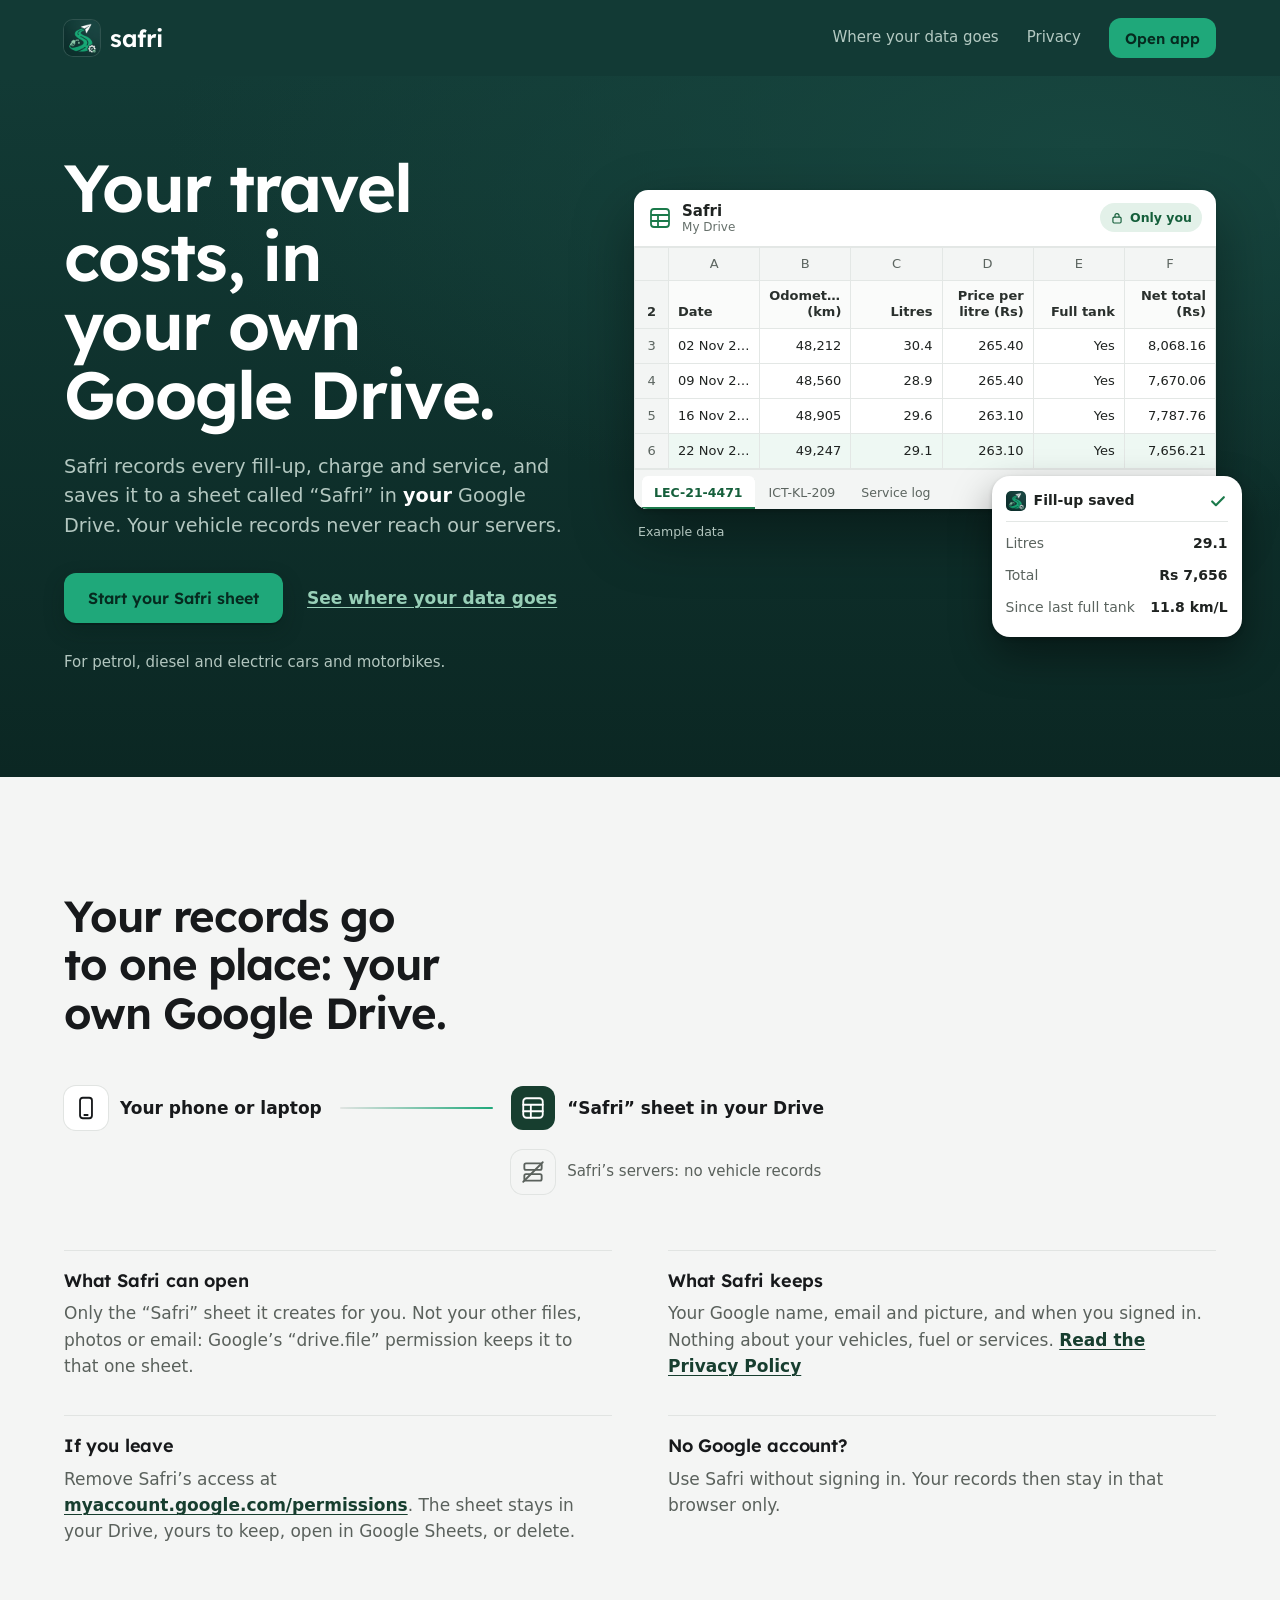
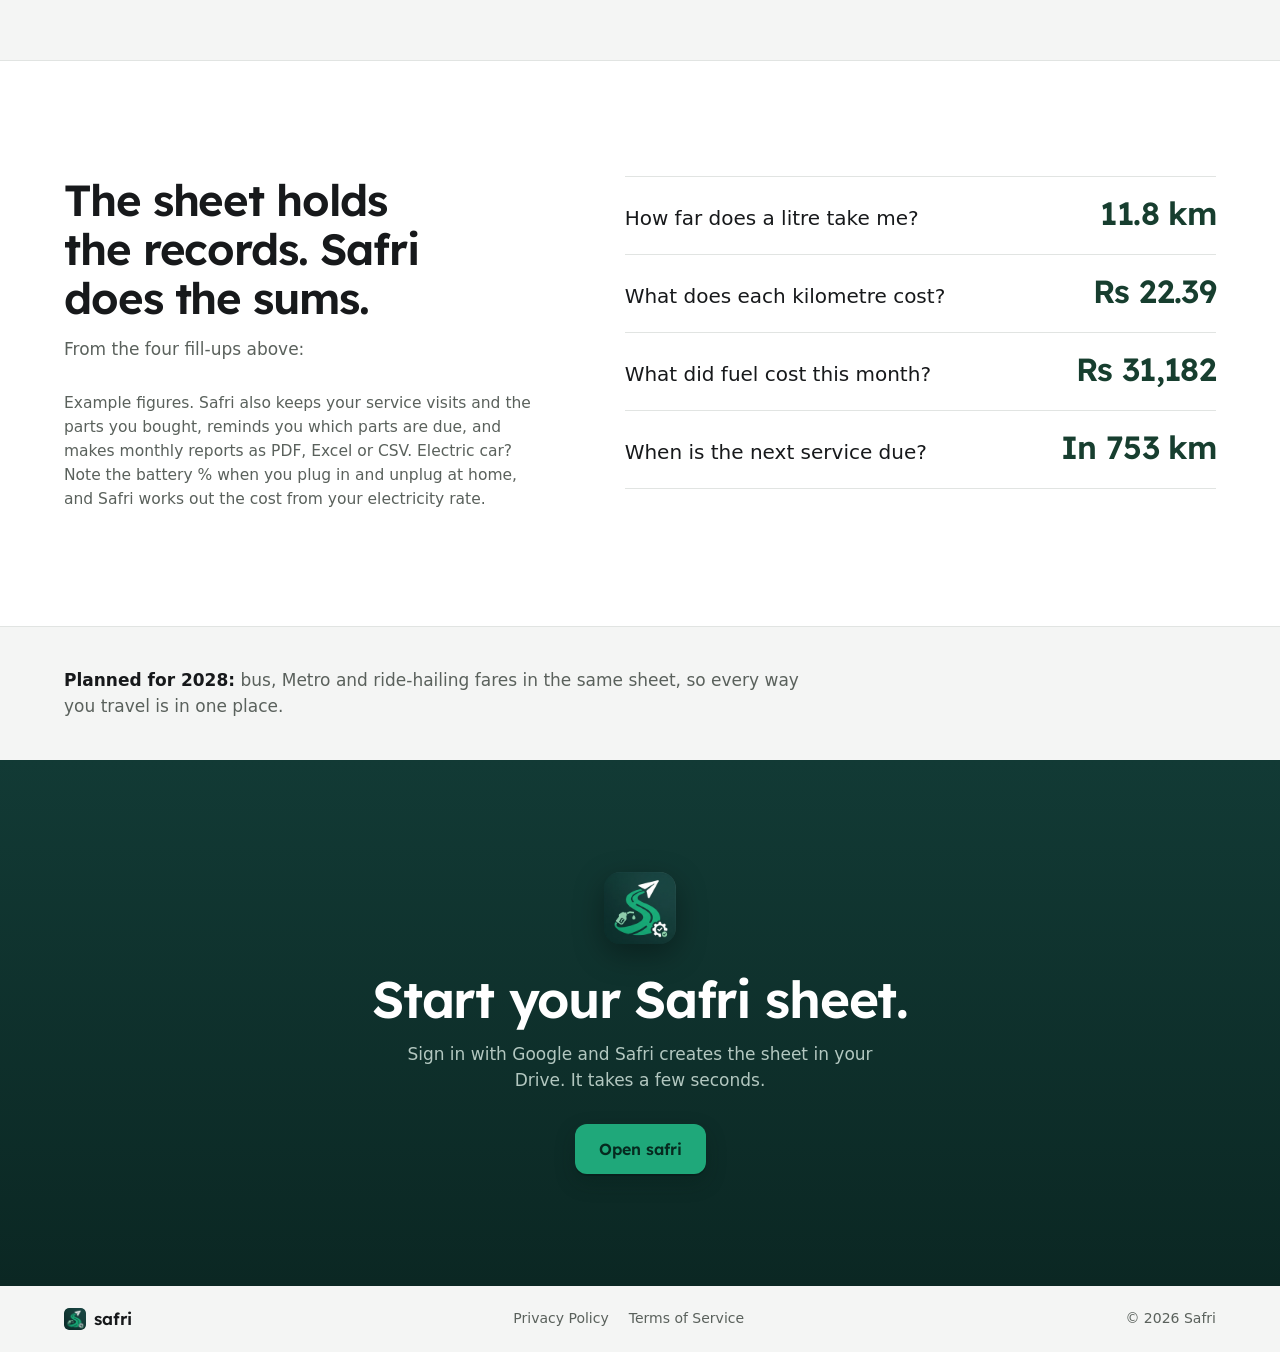
<file: index.html>
<!DOCTYPE html>
<html lang="en">
<head>
<meta charset="utf-8">
<meta name="viewport" content="width=device-width, initial-scale=1, viewport-fit=cover">
<title>safri: your travel costs, in your own Google Drive</title>
<meta name="description" content="Safri records every fill-up, charge and service for your car, bike or EV, and saves it to a Google Sheet in your own Drive. Your vehicle records never reach our servers.">
<meta name="theme-color" content="#123a35">
<link rel="icon" type="image/png" href="img/favicon-64.png">
<link rel="apple-touch-icon" href="img/apple-touch-icon.png">
<meta property="og:title" content="safri">
<meta property="og:description" content="Your travel costs, in your own Google Drive.">
<meta property="og:image" content="img/safri-icon-512.png">
<script>/* People who already use the app go straight to it; ?home shows this page anyway. */
try{if(localStorage.getItem("petrol-mode")&&!/[?&]home\b/.test(location.search))location.replace("app.html"+location.search)}catch(e){}</script>
<link rel="preconnect" href="https://fonts.googleapis.com"><link rel="preconnect" href="https://fonts.gstatic.com" crossorigin>
<link rel="stylesheet" href="https://fonts.googleapis.com/css2?family=Lexend:wght@500;600;700&display=swap">
<link rel="stylesheet" href="css/landing.css">
</head>
<body>

<header class="top">
  <a class="brand" href="./?home" aria-label="safri home"><img src="img/safri-icon-192.png" alt="" width="36" height="36"><span>safri</span></a>
  <nav aria-label="Main">
    <a href="#data">Where your data goes</a>
    <a href="privacy.html">Privacy</a>
    <a class="btn btn-sm" href="app.html">Open app</a>
  </nav>
</header>

<main>
<section class="hero">
  <div class="hero-copy">
    <h1>Your travel costs, in your own Google&nbsp;Drive.</h1>
    <p class="lede">Safri records every fill-up, charge and service, and saves it to a sheet called “Safri” in <em>your</em> Google Drive. Your vehicle records never reach our servers.</p>
    <div class="cta">
      <a class="btn" href="app.html">Start your Safri sheet</a>
      <a class="link" href="#data">See where your data goes</a>
    </div>
    <p class="kinds">For petrol, diesel and electric cars and motorbikes.</p>
  </div>

  <figure class="demo" aria-label="Example: a fill-up logged on a phone is added as a new row in the owner's Safri sheet">
    <div class="sheet">
      <div class="sheet-bar">
        <svg class="sheet-ico" viewBox="0 0 24 24" aria-hidden="true"><rect x="3" y="3" width="18" height="18" rx="3"/><path d="M3 9h18M3 15h18M10 9v12"/></svg>
        <div class="sheet-title"><b>Safri</b><span>My Drive</span></div>
        <span class="only-you"><svg viewBox="0 0 24 24" aria-hidden="true"><rect x="5" y="10.5" width="14" height="10" rx="2"/><path d="M8.5 10.5V8a3.5 3.5 0 0 1 7 0v2.5"/></svg>Only you</span>
      </div>
      <div class="grid-wrap">
        <table class="grid">
          <thead>
            <tr class="cols"><th></th><th>A</th><th>B</th><th>C</th><th>D</th><th>E</th><th>F</th></tr>
            <tr class="heads"><th>2</th><th>Date</th><th>Odometer (km)</th><th>Litres</th><th>Price per litre (Rs)</th><th>Full tank</th><th>Net total (Rs)</th></tr>
          </thead>
          <tbody>
            <tr><th>3</th><td>02 Nov 2026</td><td>48,212</td><td>30.4</td><td>265.40</td><td>Yes</td><td>8,068.16</td></tr>
            <tr><th>4</th><td>09 Nov 2026</td><td>48,560</td><td>28.9</td><td>265.40</td><td>Yes</td><td>7,670.06</td></tr>
            <tr><th>5</th><td>16 Nov 2026</td><td>48,905</td><td>29.6</td><td>263.10</td><td>Yes</td><td>7,787.76</td></tr>
            <tr class="new"><th>6</th><td>22 Nov 2026</td><td>49,247</td><td>29.1</td><td>263.10</td><td>Yes</td><td>7,656.21</td></tr>
          </tbody>
        </table>
      </div>
      <div class="sheet-tabs" aria-hidden="true"><span class="on">LEC-21-4471</span><span>ICT-KL-209</span><span>Service log</span></div>
    </div>

    <div class="phone" aria-hidden="true">
      <div class="phone-head"><img src="img/safri-icon-192.png" alt="" width="20" height="20"><span>Fill-up saved</span><svg class="tick" viewBox="0 0 24 24"><path d="M5 12.5l4.5 4.5L19 7.5"/></svg></div>
      <div class="phone-row"><span>Litres</span><b>29.1</b></div>
      <div class="phone-row"><span>Total</span><b>Rs 7,656</b></div>
      <div class="phone-row"><span>Since last full tank</span><b>11.8 km/L</b></div>
    </div>
    <figcaption>Example data</figcaption>
  </figure>
</section>

<section class="data" id="data">
  <div class="wrap">
    <h2>Your records go to one place: your own Google&nbsp;Drive.</h2>
    <div class="flow" aria-hidden="true">
      <div class="node"><svg viewBox="0 0 24 24"><rect x="6.5" y="2.5" width="11" height="19" rx="2.5"/><path d="M10.5 18.5h3"/></svg><span>Your phone or laptop</span></div>
      <div class="pipe"><span></span></div>
      <div class="node node-on"><svg viewBox="0 0 24 24"><rect x="3" y="3" width="18" height="18" rx="3"/><path d="M3 9h18M3 15h18M10 9v12"/></svg><span>“Safri” sheet in your Drive</span></div>
      <div class="off"><svg viewBox="0 0 24 24"><rect x="4" y="4" width="16" height="6" rx="1.5"/><rect x="4" y="14" width="16" height="6" rx="1.5"/><path d="M3 21L21 3"/></svg><span>Safri’s servers: no vehicle records</span></div>
    </div>

    <dl class="facts">
      <div><dt>What Safri can open</dt><dd>Only the “Safri” sheet it creates for you. Not your other files, photos or email: Google’s “drive.file” permission keeps it to that one sheet.</dd></div>
      <div><dt>What Safri keeps</dt><dd>Your Google name, email and picture, and when you signed in. Nothing about your vehicles, fuel or services. <a href="privacy.html">Read the Privacy Policy</a></dd></div>
      <div><dt>If you leave</dt><dd>Remove Safri’s access at <a href="https://myaccount.google.com/permissions">myaccount.google.com/permissions</a>. The sheet stays in your Drive, yours to keep, open in Google Sheets, or delete.</dd></div>
      <div><dt>No Google account?</dt><dd>Use Safri without signing in. Your records then stay in that browser only.</dd></div>
    </dl>
  </div>
</section>

<section class="answers">
  <div class="wrap">
    <div class="answers-head">
      <h2>The sheet holds the records. Safri does the sums.</h2>
      <p class="sub">From the four fill-ups above:</p>
    </div>
    <ul class="qa">
      <li><span class="q">How far does a litre take me?</span><span class="a">11.8 km</span></li>
      <li><span class="q">What does each kilometre cost?</span><span class="a">Rs 22.39</span></li>
      <li><span class="q">What did fuel cost this month?</span><span class="a">Rs 31,182</span></li>
      <li><span class="q">When is the next service due?</span><span class="a">In 753 km</span></li>
    </ul>
    <p class="note">Example figures. Safri also keeps your service visits and the parts you bought, reminds you which parts are due, and makes monthly reports as PDF, Excel or CSV. Electric car? Note the battery % when you plug in and unplug at home, and Safri works out the cost from your electricity rate.</p>
  </div>
</section>

<section class="later">
  <div class="wrap">
    <p><b>Planned for 2028:</b> bus, Metro and ride-hailing fares in the same sheet, so every way you travel is in one place.</p>
  </div>
</section>

<section class="close">
  <div class="wrap">
    <img src="img/safri-icon-192.png" alt="" width="72" height="72">
    <h2>Start your Safri sheet.</h2>
    <p>Sign in with Google and Safri creates the sheet in your Drive. It takes a few seconds.</p>
    <a class="btn" href="app.html">Open safri</a>
  </div>
</section>
</main>

<footer class="foot">
  <span class="brand-sm"><img src="img/safri-icon-192.png" alt="" width="22" height="22">safri</span>
  <nav aria-label="Legal"><a href="privacy.html">Privacy Policy</a><a href="terms.html">Terms of Service</a></nav>
  <span>© 2026 Safri</span>
</footer>
</body>
</html>
</file>
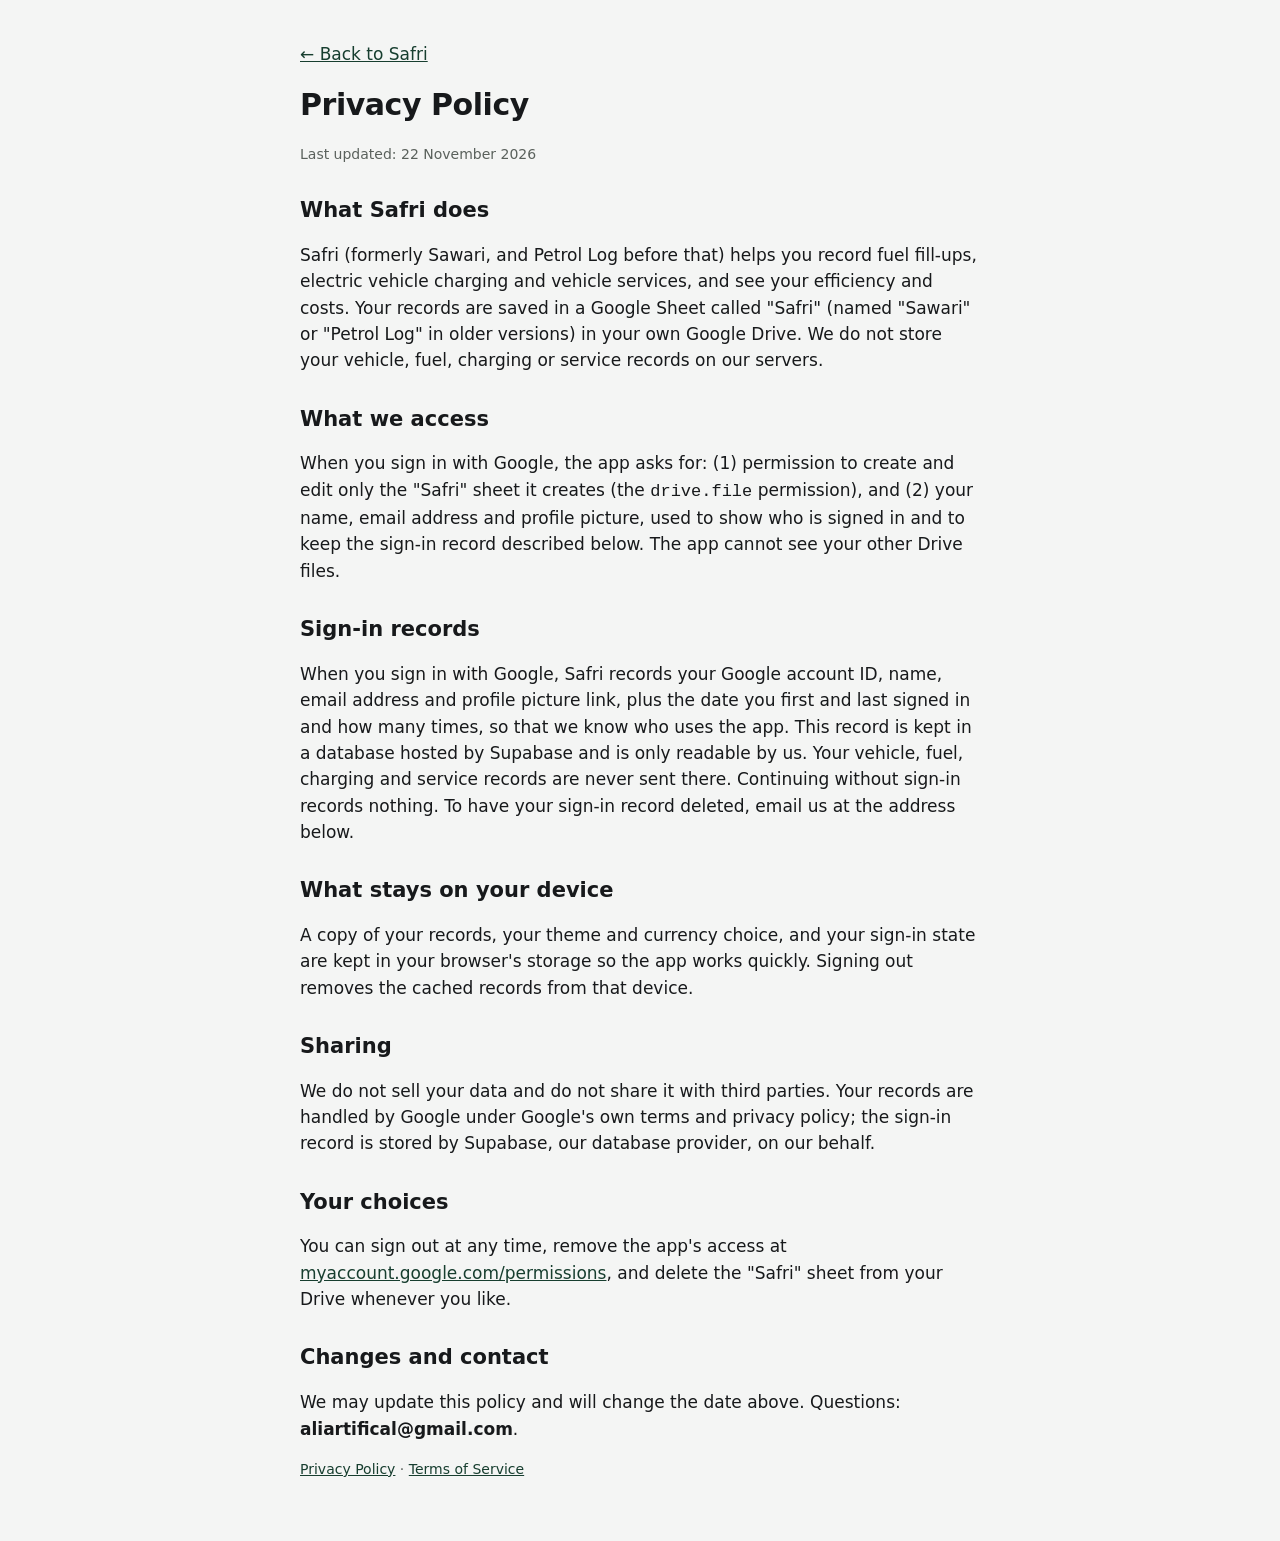
<file: privacy.html>
<!DOCTYPE html><html lang="en"><head><meta charset="utf-8"><meta name="viewport" content="width=device-width,initial-scale=1"><link rel="icon" type="image/png" href="img/favicon-64.png"><title>Safri - Privacy Policy</title>
<style>:root{--bg:#f4f5f4;--ink:#17191b;--mute:#5a615c;--acc:#173e2f}@media(prefers-color-scheme:dark){:root{--bg:#0f1412;--ink:#eef1ef;--mute:#a2aaa5;--acc:#8fd4b0}}
body{font:17px/1.55 system-ui,-apple-system,BlinkMacSystemFont,"Segoe UI",Roboto,sans-serif;background:var(--bg);color:var(--ink);max-width:680px;margin:0 auto;padding:24px 18px 48px}
h1{font-size:30px;line-height:1.2;letter-spacing:-.015em}h2{font-size:21px;line-height:1.3;margin-top:32px}a{color:var(--acc)}.m{color:var(--mute);font-size:14px}</style></head><body>
<p><a href="./">&larr; Back to Safri</a></p>
<h1>Privacy Policy</h1>
<p class="m">Last updated: 22 November 2026</p>
<h2>What Safri does</h2>
<p>Safri (formerly Sawari, and Petrol Log before that) helps you record fuel fill-ups, electric vehicle charging and vehicle services, and see your efficiency and costs. Your records are saved in a Google Sheet called "Safri" (named "Sawari" or "Petrol Log" in older versions) in your own Google Drive. We do not store your vehicle, fuel, charging or service records on our servers.</p>
<h2>What we access</h2>
<p>When you sign in with Google, the app asks for: (1) permission to create and edit only the "Safri" sheet it creates (the <code>drive.file</code> permission), and (2) your name, email address and profile picture, used to show who is signed in and to keep the sign-in record described below. The app cannot see your other Drive files.</p>
<h2>Sign-in records</h2>
<p>When you sign in with Google, Safri records your Google account ID, name, email address and profile picture link, plus the date you first and last signed in and how many times, so that we know who uses the app. This record is kept in a database hosted by Supabase and is only readable by us. Your vehicle, fuel, charging and service records are never sent there. Continuing without sign-in records nothing. To have your sign-in record deleted, email us at the address below.</p>
<h2>What stays on your device</h2>
<p>A copy of your records, your theme and currency choice, and your sign-in state are kept in your browser's storage so the app works quickly. Signing out removes the cached records from that device.</p>
<h2>Sharing</h2>
<p>We do not sell your data and do not share it with third parties. Your records are handled by Google under Google's own terms and privacy policy; the sign-in record is stored by Supabase, our database provider, on our behalf.</p>
<h2>Your choices</h2>
<p>You can sign out at any time, remove the app's access at <a href="https://myaccount.google.com/permissions">myaccount.google.com/permissions</a>, and delete the "Safri" sheet from your Drive whenever you like.</p>
<h2>Changes and contact</h2>
<p>We may update this policy and will change the date above. Questions: <strong>aliartifical@gmail.com</strong>.</p>
<p class="m"><a href="privacy.html">Privacy Policy</a> · <a href="terms.html">Terms of Service</a></p>
</body></html>
</file>
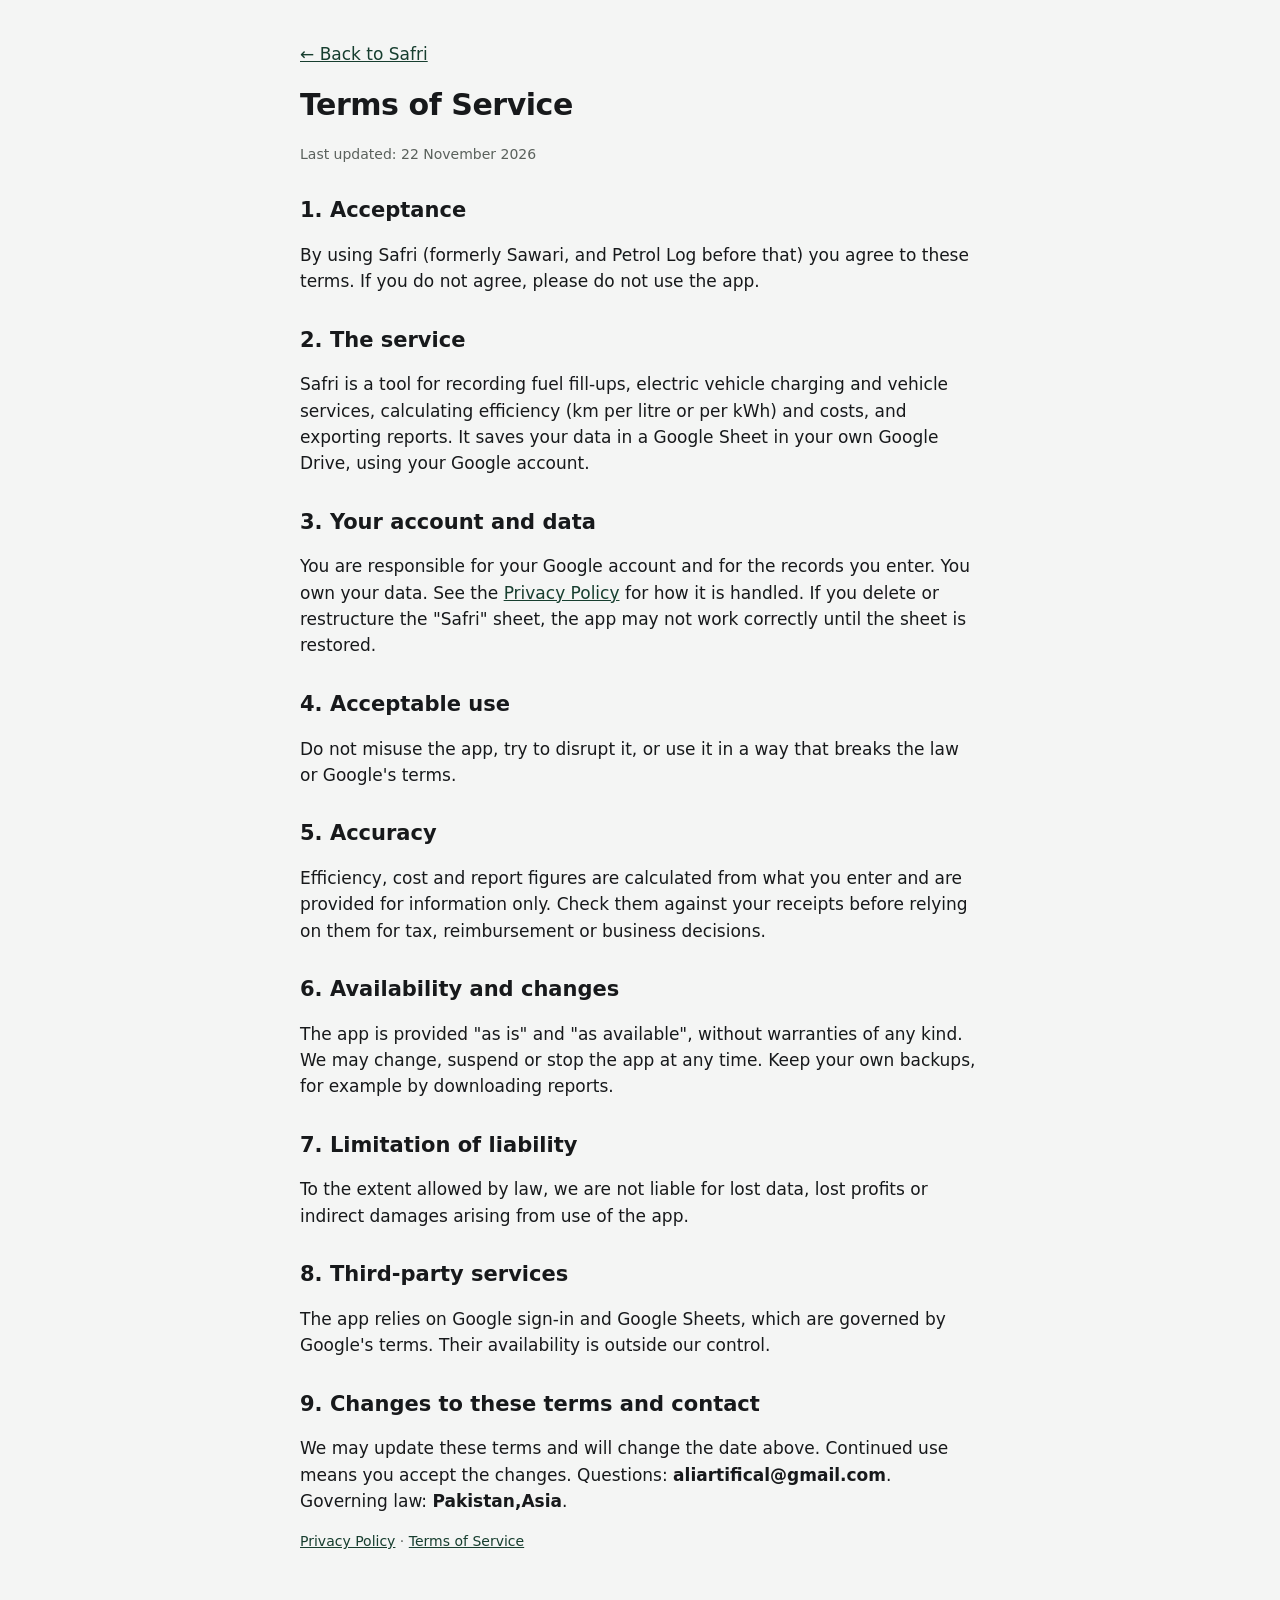
<file: terms.html>
<!DOCTYPE html><html lang="en"><head><meta charset="utf-8"><meta name="viewport" content="width=device-width,initial-scale=1"><link rel="icon" type="image/png" href="img/favicon-64.png"><title>Safri - Terms of Service</title>
<style>:root{--bg:#f4f5f4;--ink:#17191b;--mute:#5a615c;--acc:#173e2f}@media(prefers-color-scheme:dark){:root{--bg:#0f1412;--ink:#eef1ef;--mute:#a2aaa5;--acc:#8fd4b0}}
body{font:17px/1.55 system-ui,-apple-system,BlinkMacSystemFont,"Segoe UI",Roboto,sans-serif;background:var(--bg);color:var(--ink);max-width:680px;margin:0 auto;padding:24px 18px 48px}
h1{font-size:30px;line-height:1.2;letter-spacing:-.015em}h2{font-size:21px;line-height:1.3;margin-top:32px}a{color:var(--acc)}.m{color:var(--mute);font-size:14px}</style></head><body>
<p><a href="./">&larr; Back to Safri</a></p>
<h1>Terms of Service</h1>
<p class="m">Last updated: 22 November 2026</p>
<h2>1. Acceptance</h2>
<p>By using Safri (formerly Sawari, and Petrol Log before that) you agree to these terms. If you do not agree, please do not use the app.</p>
<h2>2. The service</h2>
<p>Safri is a tool for recording fuel fill-ups, electric vehicle charging and vehicle services, calculating efficiency (km per litre or per kWh) and costs, and exporting reports. It saves your data in a Google Sheet in your own Google Drive, using your Google account.</p>
<h2>3. Your account and data</h2>
<p>You are responsible for your Google account and for the records you enter. You own your data. See the <a href="privacy.html">Privacy Policy</a> for how it is handled. If you delete or restructure the "Safri" sheet, the app may not work correctly until the sheet is restored.</p>
<h2>4. Acceptable use</h2>
<p>Do not misuse the app, try to disrupt it, or use it in a way that breaks the law or Google's terms.</p>
<h2>5. Accuracy</h2>
<p>Efficiency, cost and report figures are calculated from what you enter and are provided for information only. Check them against your receipts before relying on them for tax, reimbursement or business decisions.</p>
<h2>6. Availability and changes</h2>
<p>The app is provided "as is" and "as available", without warranties of any kind. We may change, suspend or stop the app at any time. Keep your own backups, for example by downloading reports.</p>
<h2>7. Limitation of liability</h2>
<p>To the extent allowed by law, we are not liable for lost data, lost profits or indirect damages arising from use of the app.</p>
<h2>8. Third-party services</h2>
<p>The app relies on Google sign-in and Google Sheets, which are governed by Google's terms. Their availability is outside our control.</p>
<h2>9. Changes to these terms and contact</h2>
<p>We may update these terms and will change the date above. Continued use means you accept the changes. Questions: <strong>aliartifical@gmail.com</strong>. Governing law: <strong>Pakistan,Asia</strong>.</p>
<p class="m"><a href="privacy.html">Privacy Policy</a> · <a href="terms.html">Terms of Service</a></p>
</body></html>
</file>
<file: css/landing.css>
/* safri landing page (index.html). The app itself lives at app.html.
   Field: the logo tile's deep teal-green; accent: the logo's road green. Body text uses the app's system stack;
   Lexend matches the safri wordmark and carries the headings. */
:root{
  --field:#123a35;--field-deep:#0b2723;--field-line:rgba(255,255,255,.12);
  --road:#1fa87a;--road-ink:#062a1f;--road-soft:#98d0b8;--on-field:#fff;--on-field-mute:rgba(226,242,235,.78);
  --bg:#f4f5f4;--card:#fff;--ink:#17191b;--mute:#5a615c;--line:#e1e4e2;--acc:#173e2f;--acc-soft:#e1ebe6;
  --head:"Lexend",system-ui,-apple-system,"Segoe UI",Roboto,Arial,sans-serif;
  --body:system-ui,-apple-system,BlinkMacSystemFont,"Segoe UI",Roboto,"Helvetica Neue",Arial,sans-serif;
  --gut:max(clamp(16px,5vw,64px),calc((100% - 1280px) / 2));color-scheme:light}
@media (prefers-color-scheme:dark){:root:not([data-theme="light"]){
  --bg:#0f1412;--card:#18201c;--ink:#eef1ef;--mute:#a2aaa5;--line:#28302c;--acc:#8fd4b0;--acc-soft:#1d3329;color-scheme:dark}}
:root[data-theme="dark"]{--bg:#0f1412;--card:#18201c;--ink:#eef1ef;--mute:#a2aaa5;--line:#28302c;--acc:#8fd4b0;--acc-soft:#1d3329;color-scheme:dark}

*{box-sizing:border-box}
html{scroll-behavior:smooth;-webkit-text-size-adjust:100%}
body{margin:0;background:var(--bg);color:var(--ink);font:400 17px/1.55 var(--body)}
::selection{background:var(--road);color:var(--road-ink)}
a{color:inherit;text-underline-offset:3px;text-decoration-thickness:1px}
:focus-visible{outline:3px solid var(--road);outline-offset:3px;border-radius:6px}
img,svg{display:block}
h1,h2{font-family:var(--head);font-weight:600;letter-spacing:-.025em;text-wrap:balance;margin:0}

/* Buttons */
.btn{display:inline-flex;align-items:center;justify-content:center;min-height:50px;padding:0 24px;border-radius:12px;
  background:var(--road);color:var(--road-ink);font:600 16px/1 var(--head);text-decoration:none;
  box-shadow:0 2px 0 rgba(0,0,0,.18),0 8px 20px rgba(4,30,22,.28);transition:background .2s,transform .2s cubic-bezier(.16,1,.3,1)}
.btn:hover{background:#27b986;transform:translateY(-1px)}
.btn:active{transform:translateY(0)}
.btn-sm{min-height:40px;padding:0 16px;font-size:15px;box-shadow:none}

/* Header, on the green field */
.top{position:relative;z-index:2;display:flex;align-items:center;justify-content:space-between;gap:16px;
  padding:18px var(--gut);background:var(--field);color:var(--on-field)}
.brand{display:flex;align-items:center;gap:10px;text-decoration:none;font:600 24px/1 var(--head);letter-spacing:-.02em}
.brand img{border-radius:9px;box-shadow:0 0 0 1px var(--field-line)}
.top nav{display:flex;align-items:center;gap:clamp(12px,2.4vw,28px);font-size:15px}
.top nav a:not(.btn){text-decoration:none;color:var(--on-field-mute)}
.top nav a:not(.btn):hover{color:var(--on-field);text-decoration:underline}

/* Hero: the whole first viewport is the logo's green */
.hero{display:grid;grid-template-columns:minmax(0,1fr) minmax(0,1.15fr);align-items:center;gap:clamp(32px,5vw,72px);
  padding:clamp(32px,6vw,80px) var(--gut) clamp(56px,8vw,112px);background:
  radial-gradient(120% 90% at 85% 10%,#17463f 0%,transparent 60%),linear-gradient(180deg,var(--field),var(--field-deep));color:var(--on-field)}
.hero h1{font-size:clamp(38px,5.2vw,68px);line-height:1.04;max-width:13ch}
.lede{margin:22px 0 0;max-width:46ch;font-size:clamp(17px,1.5vw,20px);color:var(--on-field-mute)}
.lede em{font-style:normal;color:var(--on-field);font-weight:600}
.cta{display:flex;flex-wrap:wrap;align-items:center;gap:14px 24px;margin-top:32px}
.link{color:var(--road-soft);font-weight:600}
.link:hover{color:var(--on-field)}
.kinds{margin:28px 0 0;font-size:15px;color:var(--on-field-mute)}

/* The demo: the owner's sheet, with the phone that just added a row */
.demo{position:relative;margin:0;padding:0 0 128px 0}
.sheet{background:#fff;color:#1f2321;border-radius:14px;overflow:hidden;
  box-shadow:0 2px 4px rgba(0,0,0,.18),0 24px 60px rgba(0,0,0,.38)}
.sheet-bar{display:flex;align-items:center;gap:10px;padding:12px 14px;border-bottom:1px solid #e3e7e5}
.sheet-ico{width:24px;height:24px;fill:none;stroke:#1b7a4b;stroke-width:1.8}
.sheet-title{display:flex;flex-direction:column;line-height:1.2;flex:1;min-width:0}
.sheet-title b{font:600 15px/1.2 var(--body)}
.sheet-title span{font-size:12px;color:#66706b}
.only-you{display:inline-flex;align-items:center;gap:6px;padding:5px 10px;border-radius:99px;background:#e3f1e9;color:#155f3b;font-size:12.5px;font-weight:600;white-space:nowrap}
.only-you svg{width:14px;height:14px;fill:none;stroke:currentColor;stroke-width:2}
.grid-wrap{overflow:hidden}
.grid{width:100%;border-collapse:collapse;font-size:13px;font-variant-numeric:tabular-nums;table-layout:fixed}
.grid th,.grid td{border:1px solid #e3e7e5;padding:7px 9px;text-align:right;white-space:nowrap;overflow:hidden;text-overflow:ellipsis}
.grid td:first-of-type,.grid .heads th:nth-child(2){text-align:left}
.grid tr>:first-child{width:34px;text-align:center;background:#f3f5f4;color:#5c6560;font-weight:500}
.grid .cols th{background:#f3f5f4;color:#5c6560;font-weight:500;text-align:center;padding:6px}
.grid .heads th{background:#fafbfa;font-weight:600;color:#2a302d;white-space:normal;line-height:1.25;vertical-align:bottom}
.grid .heads th:first-child{background:#f3f5f4}
.grid tbody tr.new td{background:#eef8f3;animation:land 3s cubic-bezier(.16,1,.3,1) .6s both}
@keyframes land{0%,30%{background:#c9ecdb;box-shadow:inset 0 2px 0 #1fa87a,inset 0 -2px 0 #1fa87a}100%{background:#eef8f3;box-shadow:none}}   /* the row stays visible; it only glows as it lands */
.sheet-tabs{display:flex;gap:2px;padding:6px 8px 0;background:#f3f5f4;border-top:1px solid #e3e7e5;font-size:12.5px;color:#5b645f}
.sheet-tabs span{padding:7px 12px;border-radius:6px 6px 0 0}
.sheet-tabs .on{background:#fff;color:#155f3b;font-weight:600;box-shadow:inset 0 -2px 0 #1b7a4b}

.phone{position:absolute;right:clamp(-28px,-2vw,-8px);bottom:0;width:min(250px,62%);padding:14px;border-radius:18px;
  background:#fff;color:#1f2321;box-shadow:0 2px 4px rgba(0,0,0,.2),0 18px 40px rgba(0,0,0,.4);
  animation:rise 1.2s cubic-bezier(.16,1,.3,1)}
@keyframes rise{from{transform:translateY(14px)}}
.phone-head{display:flex;align-items:center;gap:8px;font-weight:600;font-size:14px;padding-bottom:10px;border-bottom:1px solid #e3e7e5;margin-bottom:6px}
.phone-head img{border-radius:5px}
.phone-head span{flex:1}
.tick{width:20px;height:20px;fill:none;stroke:#1b7a4b;stroke-width:2.6;stroke-linecap:round;stroke-linejoin:round}
.phone-row{display:flex;justify-content:space-between;gap:12px;padding:5px 0;font-size:14px}
.phone-row span{color:#5b645f}
.phone-row b{font-variant-numeric:tabular-nums}
.demo figcaption{position:absolute;left:4px;bottom:96px;font-size:12.5px;color:var(--on-field-mute)}

/* Sections below the fold */
.wrap{padding:0 var(--gut)}
.data{padding:clamp(64px,9vw,120px) 0}
.data h2,.answers h2{font-size:clamp(28px,3.4vw,44px);line-height:1.12;max-width:20ch}

.flow{display:grid;grid-template-columns:auto 1fr auto;grid-template-rows:auto auto;align-items:center;gap:20px 18px;margin:48px 0 56px;max-width:760px}
.node{display:flex;align-items:center;gap:12px;font-weight:600}
.node svg,.off svg{width:44px;height:44px;padding:9px;border-radius:12px;fill:none;stroke:currentColor;stroke-width:1.7;stroke-linecap:round;flex:none}
.node svg{background:var(--card);box-shadow:0 0 0 1px var(--line)}
.node-on svg{background:var(--acc);color:#fff;box-shadow:none}
:root[data-theme="dark"] .node-on svg{color:#0f1412}
@media (prefers-color-scheme:dark){:root:not([data-theme="light"]) .node-on svg{color:#0f1412}}
.pipe{height:2px;background:var(--line);position:relative;min-width:40px;overflow:hidden;border-radius:2px}
.pipe span{position:absolute;inset:0;width:38%;background:var(--road);border-radius:2px;animation:flow 2.6s cubic-bezier(.65,0,.35,1) 3 both}   /* runs three times, then rests */
@keyframes flow{from{transform:translateX(-100%)}to{transform:translateX(270%)}}
.pipe{background:linear-gradient(90deg,var(--line),var(--road))}
.off{grid-column:3;display:flex;align-items:center;gap:12px;color:var(--mute);font-size:15px}
.off svg{box-shadow:0 0 0 1px var(--line)}

.facts{display:grid;grid-template-columns:repeat(2,minmax(0,1fr));gap:36px 56px;margin:0}
.facts div{padding-top:18px;border-top:1px solid var(--line)}
.facts dt{font:600 18px/1.3 var(--head);letter-spacing:-.01em;margin-bottom:8px}
.facts dd{margin:0;color:var(--mute);max-width:52ch}
.facts a{color:var(--acc);font-weight:600}

.answers{padding:clamp(64px,9vw,120px) 0;background:var(--card);border-top:1px solid var(--line);border-bottom:1px solid var(--line)}
.sub{margin:14px 0 0;color:var(--mute)}
@media (min-width:901px){.answers .wrap{display:grid;grid-template-columns:minmax(0,.9fr) minmax(0,1.1fr);column-gap:clamp(40px,6vw,96px);align-items:start}
  .answers .qa{margin-top:0;grid-column:2;grid-row:1/3}.answers .note{grid-column:1;grid-row:2;align-self:end}}
.qa{list-style:none;margin:32px 0 0;padding:0;max-width:860px}
.qa li{display:flex;align-items:baseline;justify-content:space-between;gap:24px;padding:20px 0;border-bottom:1px solid var(--line)}
.qa li:first-child{border-top:1px solid var(--line)}
.q{font-size:clamp(17px,1.6vw,20px)}
.a{font:600 clamp(22px,2.6vw,32px)/1 var(--head);letter-spacing:-.02em;color:var(--acc);font-variant-numeric:tabular-nums;white-space:nowrap}
.note{margin:28px 0 0;max-width:68ch;color:var(--mute);font-size:15.5px}

.later{padding:40px 0}
.later p{margin:0;max-width:68ch;color:var(--mute)}
.later b{color:var(--ink)}

.close{padding:clamp(64px,9vw,112px) 0;background:linear-gradient(180deg,var(--field),var(--field-deep));color:var(--on-field);text-align:center}
.close .wrap{display:flex;flex-direction:column;align-items:center}
.close img{border-radius:16px;box-shadow:0 10px 30px rgba(0,0,0,.35)}
.close h2{margin-top:28px;font-size:clamp(30px,4vw,52px);line-height:1.08}
.close p{margin:14px 0 30px;max-width:44ch;color:var(--on-field-mute)}

.foot{display:flex;flex-wrap:wrap;align-items:center;justify-content:space-between;gap:12px 24px;padding:22px var(--gut);font-size:14px;color:var(--mute)}
.foot nav{display:flex;gap:20px}
.foot a{text-decoration:none}
.foot a:hover{color:var(--ink);text-decoration:underline}
.brand-sm{display:flex;align-items:center;gap:8px;font:600 17px/1 var(--head);color:var(--ink)}
.brand-sm img{border-radius:5px}

@media (max-width:900px){
  .hero{grid-template-columns:1fr}
  .demo{max-width:620px}
  .phone{right:12px}
}
@media (max-width:640px){
  .top nav a:not(.btn){display:none}
  .grid{font-size:12px}
  .grid th,.grid td{padding:6px 6px}
  .grid tr>:nth-child(3),.grid tr>:nth-child(5){display:none}
  .grid .cols th:nth-child(2){width:33%}   /* odometer and price: the phone card carries the rest on small screens */
  .phone{width:72%}
  .flow{grid-template-columns:1fr;gap:10px}
  .pipe{width:2px;height:28px;min-width:0;margin-left:21px;background:linear-gradient(180deg,var(--line),var(--road))}
  .pipe span{width:100%;height:38%;animation-name:flowv}
  .off{grid-column:auto;margin-top:14px}
  .facts{grid-template-columns:1fr;gap:28px}
  .qa li{flex-direction:column;gap:6px}
  .foot{flex-direction:column;align-items:flex-start}
}
@keyframes flowv{from{transform:translateY(-100%)}to{transform:translateY(270%)}}
@media (prefers-reduced-motion:reduce){*{animation:none!important;transition:none!important}html{scroll-behavior:auto}}
</file>
